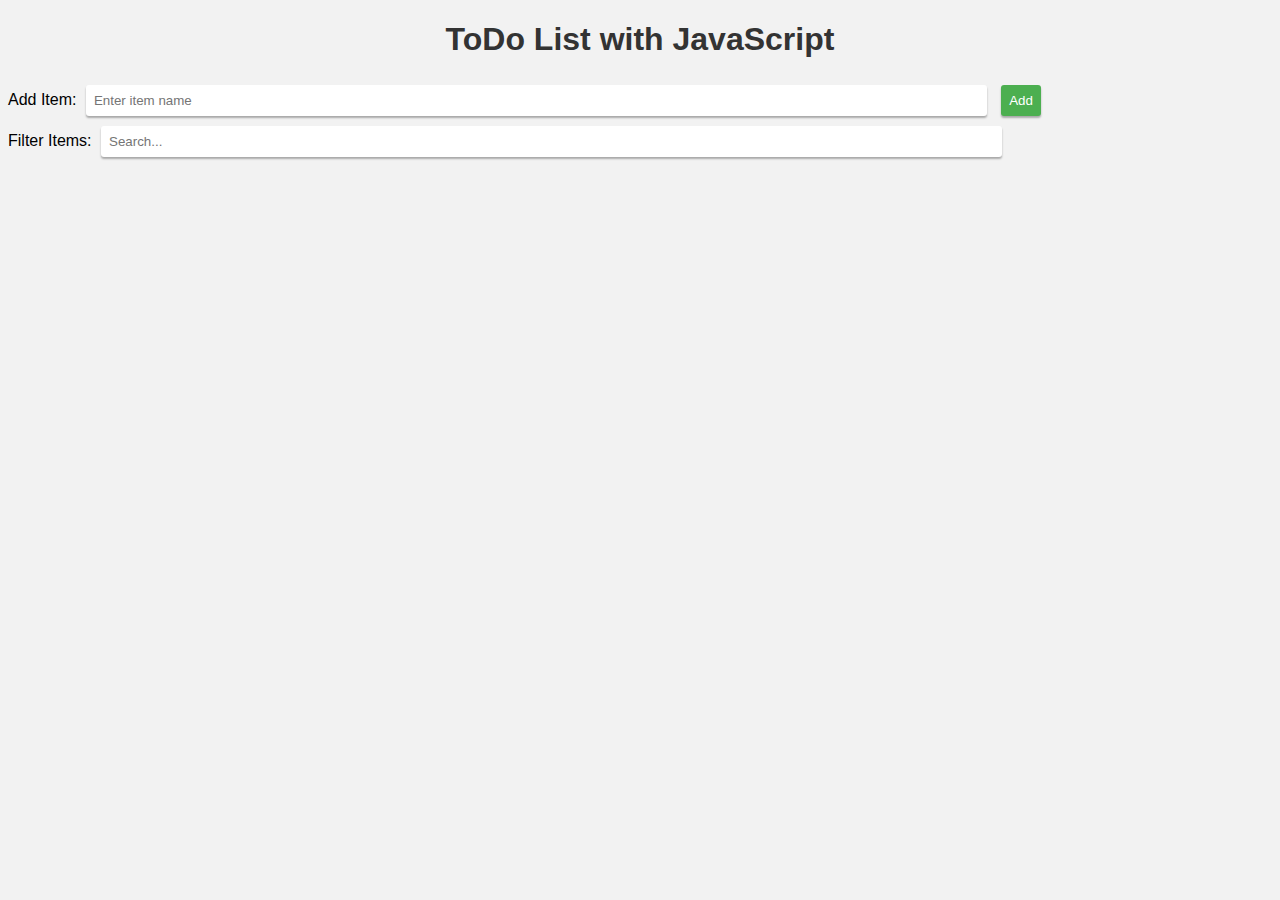
<file: TODO LIST WITH EDIT DELETE SERACH/todolist.html>
<!DOCTYPE html>
<html>
	<head>
		<title>ToDo List with JavaScript</title>
		<style type="text/css">
			/* Set global font and background color */
			body {
				font-family: Arial, sans-serif;
				background-color: #f2f2f2;
			}

			/* Style the heading */
			h1 {
				text-align: center;
				color: #333;
			}

			/* Style the input and button */
			input[type="text"],
			button {
				padding: 8px;
				margin: 5px;
				border: none;
				border-radius: 3px;
				box-shadow: 0px 2px 2px rgba(0, 0, 0, 0.3);
			}

			input[type="text"] {
				width: 70%;
			}

			button {
				background-color: #4caf50;
				color: #fff;
				cursor: pointer;
			}

			button:hover {
				background-color: #3e8e41;
			}

			/* Style the list container */
			#list-container {
				list-style: none;
				margin: 0;
				padding: 0;
			}

			/* Style the list items */
			#list-container li {
				background-color: #fff;
				padding: 10px;
				margin: 5px;
				border-radius: 3px;
				box-shadow: 0px 2px 2px rgba(0, 0, 0, 0.3);
				display: flex;
				justify-content: space-between;
				align-items: center;
			}

			/* Style the completed items */
			#list-container li.completed {
				text-decoration: line-through;
				color: #999;
			}

			/* Style the action buttons */
			#list-container button {
				margin-left: 10px;
				background-color: #ddd;
				color: #333;
			}

			#list-container button:hover {
				background-color: #ccc;
			}
		</style>
	</head>

	<body>
		<h1>ToDo List with JavaScript</h1>
		<div>
			<label for="add-item">Add Item:</label>
			<input type="text" id="add-item" placeholder="Enter item name" />
			<button id="add-btn">Add</button>
		</div>
		<div>
			<label for="filter-items">Filter Items:</label>
			<input type="text" id="filter-items" placeholder="Search..." />
		</div>
		<ul id="list-container">
			<!-- ToDo list items will be added here -->
		</ul>
		<script>
			// Get references to the elements
			const addItemInput = document.getElementById("add-item");
			const addBtn = document.getElementById("add-btn");
			const filterItemsInput = document.getElementById("filter-items");
			const listContainer = document.getElementById("list-container");

			// Define a variable to store the items
			let items = [];

			// Add event listener to the Add button
			addBtn.addEventListener("click", () => {
				// Get the value of the input field
				const itemName = addItemInput.value;

				// If the input field is not empty
				if (itemName.trim() !== "") {
					// Add the item to the items array
					items.push({ name: itemName, completed: false });

					// Clear the input field
					addItemInput.value = "";

					// Update the list
					updateList();
				}
			});

			// Add event listener to the Filter input field
			filterItemsInput.addEventListener("input", () => {
				// Update the list
				updateList();
			});

			// Function to update the list
			const updateList = () => {
				// Clear the list container
				listContainer.innerHTML = "";

				// Get the filtered items
				const filteredItems = items.filter((item) =>
					item.name
						.toLowerCase()
						.includes(filterItemsInput.value.toLowerCase())
				);

				// Loop through the filtered items and create an <li> element for each
				filteredItems.forEach((item, index) => {
					// Create the <li> element
					const listItem = document.createElement("li");

					// Add the item name to the <li> element
					listItem.innerText = item.name;

					// Add classes to the <li> element based on the completion status of the item
					if (item.completed) {
						listItem.classList.add("completed");
					} else {
						listItem.classList.remove("completed");
					}

					// Add data-index attribute to the <li> element to keep track of its index in the items array
					listItem.setAttribute("data-index", index);

					// Create a button to mark the item as completed
					const completeBtn = document.createElement("button");
					completeBtn.innerText = "Complete";

					// Add event listener to the Complete button
					completeBtn.addEventListener("click", () => {
						// Toggle the completion status of the item
						items[index].completed = !items[index].completed;

						// Update the list
						updateList();
					});

					// Create a button to edit the item
					const editBtn = document.createElement("button");
					editBtn.innerText = "Edit";

					// Add event listener to the Edit button
					editBtn.addEventListener("click", () => {
						// Get the current item name
						const currentName = items[index].name;

						// Prompt the user to enter a new name for the item
						const newName = prompt(
							"Enter a new name for the item : " + currentName
						);
						// If the user entered a new name
						if (newName !== null && newName.trim() !== "") {
							// Update the item name
							items[index].name = newName;

							// Update the list
							updateList();
						}
					});

					// Create a button to delete the item
					const deleteBtn = document.createElement("button");
					deleteBtn.innerText = "Delete";

					// Add event listener to the Delete button
					deleteBtn.addEventListener("click", () => {
						// Remove the item from the items array
						items.splice(index, 1);

						// Update the list
						updateList();
					});

					// Add the buttons to the <li> element
					listItem.appendChild(completeBtn);
					listItem.appendChild(editBtn);
					listItem.appendChild(deleteBtn);

					// Add the <li> element to the list container
					listContainer.appendChild(listItem);
				});
			};
 		</script>
	</body>
</html>
</file>
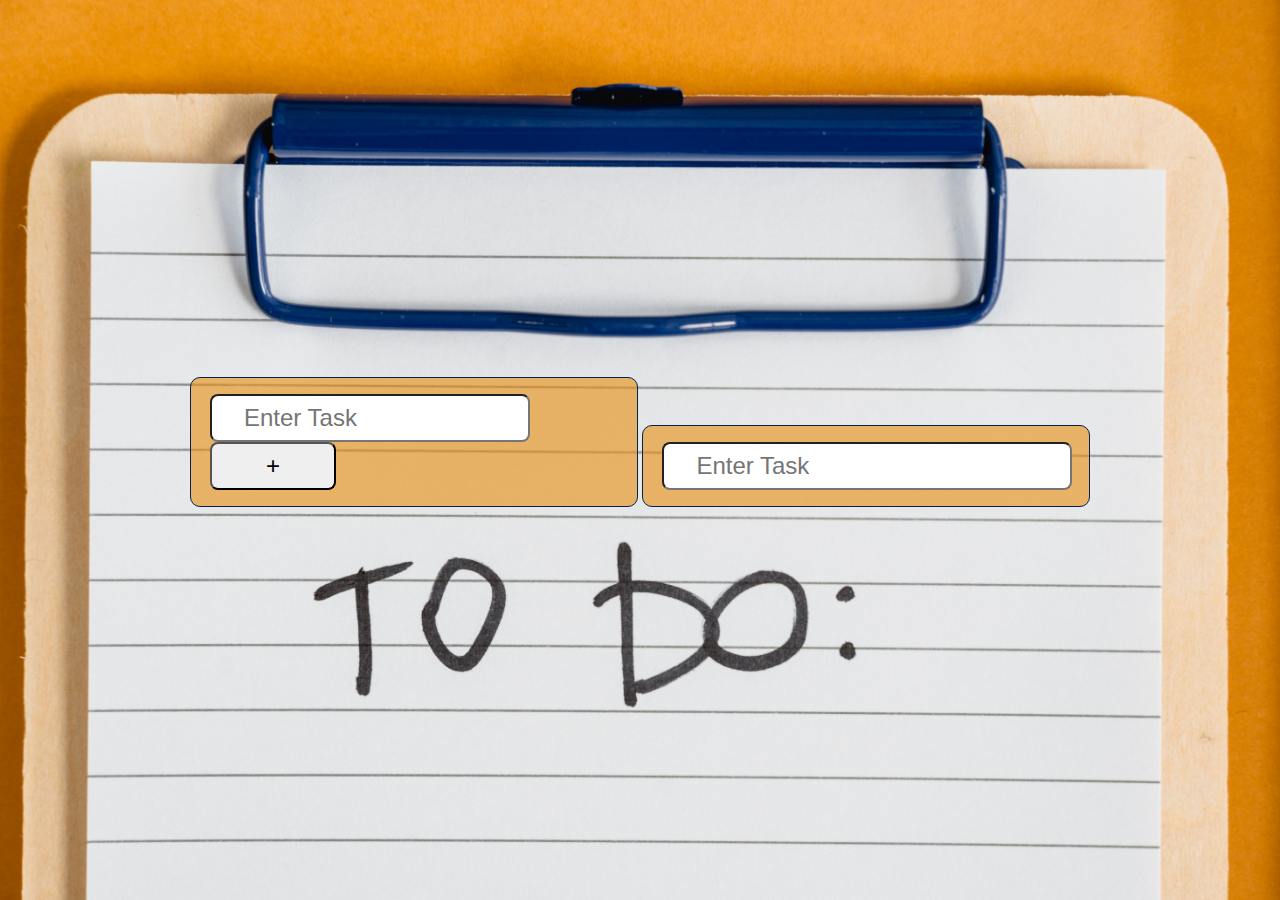
<file: TODO LIST WITH SEARCHING/todo.html>
<!DOCTYPE html>
<html lang="en">

<head>
    <meta charset="UTF-8">
    <meta http-equiv="X-UA-Compatible" content="IE=edge">
    <meta name="viewport" content="width=device-width, initial-scale=1.0">
    <title>TO DO LIST</title>
</head>
<style>
    *,
    ::after,
    ::before {
        margin: 0;
        padding: 0;
        box-sizing: border-box;
        font-family: Arial, Helvetica, sans-serif;
    }

    .container {
        width: 100vw;
        height: 100vh;
        display: flex;
        flex-direction: column;
        justify-content: center;
        align-items: center;
        background: url(4.jpg);
        background-size: 100vw 100vh;
        gap: 1rem;
    }

    .todo-adder,
    .todo-finder {
        background-color: #e99218a0;
        padding: 1rem 1.2rem;
        border: 1px solid #002355;
        border-radius: 10px;
        display: inline-block;
        width: 35vw;

    }

    #todo-input-adder,
    #todo-input-finder {
        width: 25vw;
        font-size: 1.5rem;
        padding: .5rem;
        padding-left: 2rem;
        border-radius: 8px;
    }

    #todo-input-finder {
        width: 32vw;
    }

    #todo-input:focus {
        outline: 2px solid;
        outline-color: #002355;
    }

    #todo-add-btn {
        width: 126px;
        font-size: 1.5rem;
        padding: 0.5rem;
        border-radius: 8px;
    }

    #todo-add-btn:hover {
        background-color: #e99318;
        border-color: white;
        color: white;
    }

    .todo-container {
        background-color: #e99218a4;
        color: #002355;
        /* padding: 1rem; */
        font-size: 1.5rem;
        border-radius: 10px;
    }

    .todo {
        width: 70vw;
        padding: 1rem;
        display: flex;
        justify-content: space-between;
        align-items: center;

    }

    .todo div {
        width: 25vw;
        display: flex;
        justify-content: space-between;
        align-items: center;
    }

    .todo-btn {
        padding: 0.5rem;
        background-color: #002355;
        color: white;
        border: 1px solid white;
        border-radius: 5px;
    }

    .line-through {
        text-decoration: line-through;
    }
</style>

<body>
    <div class="container">
        <div class="header_container">
            <div class="todo-adder">
                <input type="text" id="todo-input-adder" placeholder="Enter Task">
                <input type="button" value="+" id="todo-add-btn">
            </div>
            <div class="todo-finder">
                <input type="text" id="todo-input-finder" placeholder="Enter Task">
            </div>
        </div>
        <div class="todo-container">

        </div>
    </div>
    <script>
        //Todo-Lists For Handling Tasks
        let todoList = [];
        let completedList = [];
        let searchList = [];

        //HTML Elements 

        const todoAddBtn = document.querySelector("#todo-add-btn");
        const todoInput = document.querySelector("#todo-input-adder");
        const todoContainer = document.querySelector(".todo-container");
        const searchInput = document.querySelector("#todo-input-finder");
        const searchBtn = document.querySelector("#todo-search-btn");

        //For Adding Todo

        todoAddBtn.addEventListener("click", () => {

            todoList.push(todoInput.value);
            //Update List Is Used For Updating Todo List And Display It On Page
            updateList(todoList);
            todoInput.value = "";
        })

        //For Serching Among Todo List

        searchInput.addEventListener("keyup", (event) => {
            //SearchTodo Is Used For Finding Wheather Task Contains Searched Word Or Not
            searchTodo(searchInput.value);
        })



        function searchTodo(word) {
            searchList.splice(0, searchList.length);   //To Make SearchList Empty Every Time When User Enters Something

            if (word == null) {
                //if Word Is Null Or User Deletes Everything entered Then For Displaying Normal Todo List
                searchList = todoList.copyWithin(0, todoList.length);
            }

            //For Finding Wheather Task Contains Searched Word Or Not
            todoList.forEach(todo => {
                if (todo.toLowerCase().search(word.toLowerCase()) != -1) {
                    searchList.push(todo);
                }
            })

            //For Displaying List That Contains Searched Word
            updateList(searchList);
        }

        function updateList(List) {
            todoContainer.innerHTML = "";// To Empty Container Every Time Before Adding New Task 
            var i = 0;
            List.forEach(todo => {
                let todoLine = document.createElement("p");
                todoLine.innerHTML = `${todo}
                                    <div>
                                    <button class="todo-btn complete-btn " id="${i}" onclick = "complete(event)">Complete</button>
                                    <button class="todo-btn edit-btn" id="${i}" onclick="edit(event)">Edit</button>
                                    <button class="todo-btn delete-btn"id="${i++}"  onclick="deleteTodo(event)">Delete</button>
                                    </div>
                                    `;
                todoLine.classList.add("todo");
                todoContainer.appendChild(todoLine);

                //For Displaying Completed Tasks Completed
                if (completedList.includes(todo)) {
                    todoLine.classList.add("line-through");
                }

            });

        }

        //For Complete Any Task 
        function complete(event) {
            const completeBtn = event.target;
            const id = completeBtn.id;
            let todo = completeBtn.parentElement.parentElement.innerText.split("\n")[0];
            if (!completeBtn.parentElement.parentElement.classList.contains("line-through")) {
                completeBtn.parentElement.parentElement.classList.add("line-through");
                completedList.push(todo);
            }
            else {
                completeBtn.parentElement.parentElement.classList.remove("line-through");
                completedList.splice(id, 1)
            }
        }

        //For Edit Any Task
        function edit(event) {
            const editBtn = event.target;
            if (editBtn.parentElement.parentElement.classList.contains("line-through")) {
                alert("The Task Is Already Completed")
            }
            else {
                const value = event.target.parentElement.parentElement.innerText;
                const clippedText = value.split("\n")[0];
                let id = event.target.id;
                newItemName = prompt(`Eneter New Value For ${clippedText} : `);
                if (newItemName == null) {
                    updateList(todoList);
                }
                else {
                    todoList[id] = newItemName;
                    updateList(todoList);
                }
            }

        }

        //For Deleting A Task
        function deleteTodo(event) {
            const deleteBtn = event.target;
            deleteBtn.parentElement.parentElement.parentElement.removeChild(deleteBtn.parentElement.parentElement);
            const id = event.target.id;
            console.log(deleteBtn.parentElement.parentElement.innerText.split("\n")[0]);
            let i = 0;
            todoList.forEach(todo => {
                if (todo.search(deleteBtn.parentElement.parentElement.innerText.split("\n")[0]) != -1) {
                    console.log(deleteBtn.parentElement.parentElement.innerText.split("\n")[0]);
                    todoList.splice(i, 1);
                    console.log(todoList);
                }
                i++;
            })
            i = 0;
            completedList.forEach(todo => {
                if (todo.search(deleteBtn.parentElement.parentElement.innerText.split("\n")[0]) != -1) {
                    console.log(deleteBtn.parentElement.parentElement.innerText.split("\n")[0]);
                    completedList.splice(i, 1);
                    console.log(completedList);
                }
                i++;
            })
        }

    </script>
</body>

</html>
</file>
